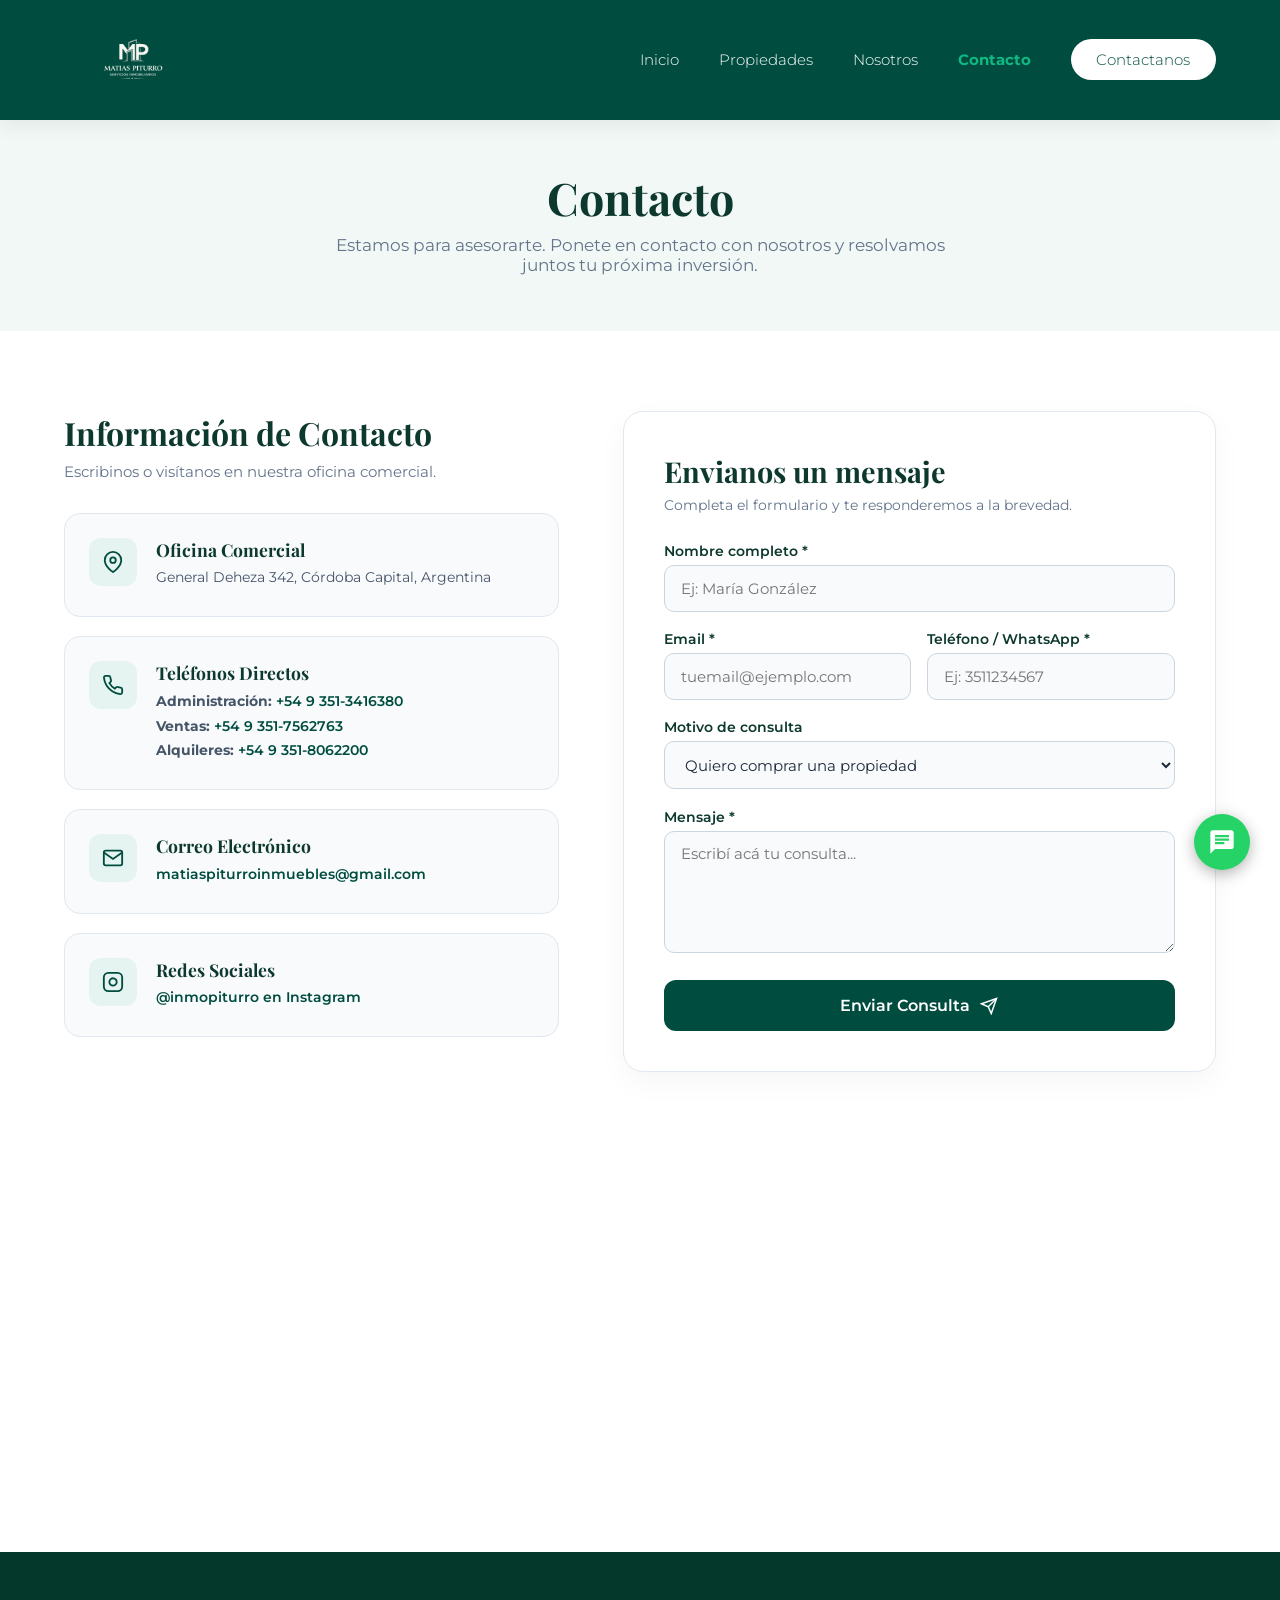
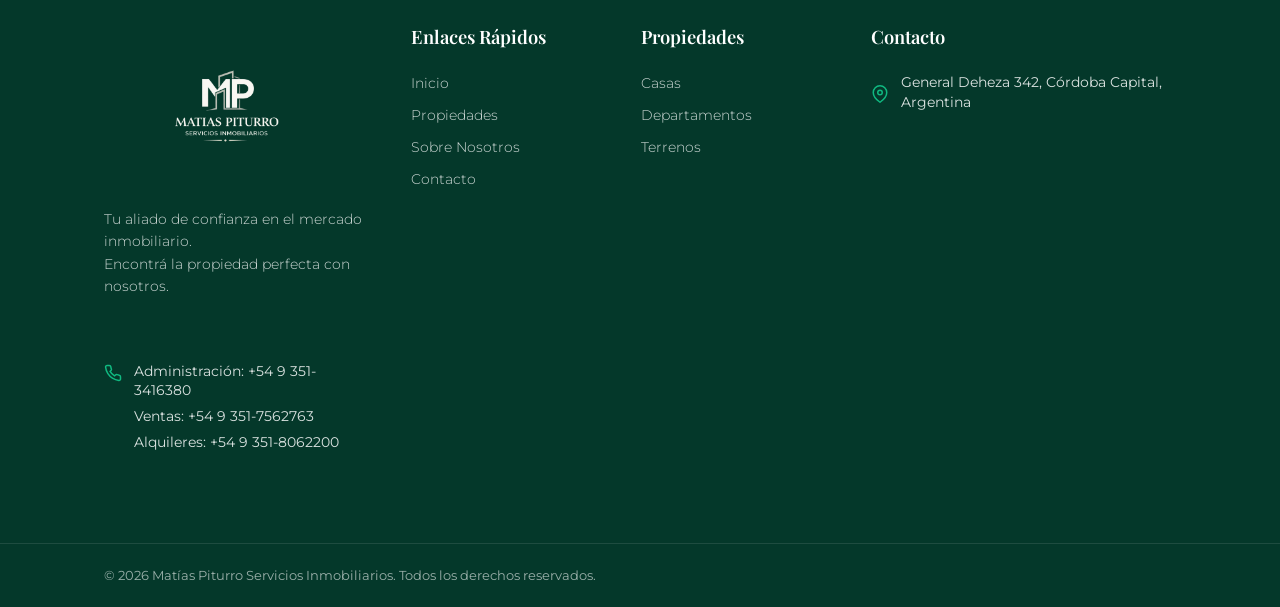
<file: contacto.html>
<!DOCTYPE html>
<html lang="es">
<head>
  <meta charset="UTF-8" />
  <meta name="viewport" content="width=device-width, initial-scale=1.0" />
  <title>Contacto - Matías Piturro Servicios Inmobiliarios</title>

  <!-- Tipografías de Google Fonts -->
  <link rel="preconnect" href="https://fonts.googleapis.com">
  <link rel="preconnect" href="https://fonts.gstatic.com" crossorigin>
  <link href="https://fonts.googleapis.com/css2?family=Montserrat:wght@300;400;500;600;700&family=Playfair+Display:wght@500;600&display=swap" rel="stylesheet">

  <!-- Hoja de estilos -->
  <link rel="stylesheet" href="css/styles.css" />
</head>
<body>

  <!-- NAVBAR ESTÁTICO BLANCO -->
  <nav class="navbar navbar-static-white">
    <a href="index.html" class="logo">
      <img src="./assets/img/LOGO VERDE PITURRO.png" alt="Matías Piturro Logo" class="logo-img" />
    </a>

    <ul class="nav-links">
      <li><a href="index.html">Inicio</a></li>
      <li><a href="propiedades.html">Propiedades</a></li>
      <li><a href="nosotros.html">Nosotros</a></li>
      <li><a href="contacto.html" class="active">Contacto</a></li>
      <li><a href="contacto.html" class="btn-nav">Contactanos</a></li>
    </ul>
    <!-- BOTÓN MENÚ HAMBURGUESA -->
    <button type="button" class="hamburger-btn" id="hamburgerBtn" aria-label="Abrir menú de navegación">
      <span class="bar"></span>
      <span class="bar"></span>
      <span class="bar"></span>
    </button>
  </div>
  </nav>

  <!-- HERO / CABECERA CONTACTO -->
  <section class="contact-hero-section">
    <div class="contact-hero-container">
      <h1>Contacto</h1>
      <p>Estamos para asesorarte. Ponete en contacto con nosotros y resolvamos juntos tu próxima inversión.</p>
    </div>
  </section>

  <!-- SECCIÓN PRINCIPAL: DATOS & FORMULARIO -->
  <section class="contact-main-section">
    <div class="contact-grid-container">
      
      <!-- COLUMNA IZQUIERDA: TARJETAS DE INFORMACIÓN -->
      <div class="contact-info-column">
        <h2>Información de Contacto</h2>
        <p class="contact-subtitle">Escribinos o visítanos en nuestra oficina comercial.</p>

        <!-- Tarjeta Dirección -->
        <div class="info-card">
          <div class="info-icon">
            <svg width="22" height="22" viewBox="0 0 24 24" fill="none" stroke="currentColor" stroke-width="2"><path d="M21 10c0 7-9 13-9 13s-9-6-9-13a9 9 0 0 1 18 0z"></path><circle cx="12" cy="10" r="3"></circle></svg>
          </div>
          <div class="info-text">
            <h3>Oficina Comercial</h3>
            <p>General Deheza 342, Córdoba Capital, Argentina</p>
          </div>
        </div>

        <!-- Tarjeta Teléfonos -->
        <div class="info-card">
          <div class="info-icon">
            <svg width="22" height="22" viewBox="0 0 24 24" fill="none" stroke="currentColor" stroke-width="2"><path d="M22 16.92v3a2 2 0 0 1-2.18 2 19.79 19.79 0 0 1-8.63-3.07 19.5 19.5 0 0 1-6-6 19.79 19.79 0 0 1-3.07-8.67A2 2 0 0 1 4.11 2h3a2 2 0 0 1 2 1.72 12.84 12.84 0 0 0 .7 2.81 2 2 0 0 1-.45 2.11L8.09 9.91a16 16 0 0 0 6 6l1.27-1.27a2 2 0 0 1 2.11-.45 12.84 12.84 0 0 0 2.81.7A2 2 0 0 1 22 16.92z"></path></svg>
          </div>
          <div class="info-text">
            <h3>Teléfonos Directos</h3>
            <p><strong>Administración:</strong> <a href="tel:+5493513416380">+54 9 351-3416380</a></p>
            <p><strong>Ventas:</strong> <a href="tel:+5493517562763">+54 9 351-7562763</a></p>
            <p><strong>Alquileres:</strong> <a href="tel:+5493518062200">+54 9 351-8062200</a></p>
          </div>
        </div>

        <!-- Tarjeta Email -->
        <div class="info-card">
          <div class="info-icon">
            <svg width="22" height="22" viewBox="0 0 24 24" fill="none" stroke="currentColor" stroke-width="2"><path d="M4 4h16c1.1 0 2 .9 2 2v12c0 1.1-.9 2-2 2H4c-1.1 0-2-.9-2-2V6c0-1.1.9-2 2-2z"></path><polyline points="22,6 12,13 2,6"></polyline></svg>
          </div>
          <div class="info-text">
            <h3>Correo Electrónico</h3>
            <p><a href="mailto:matiaspiturroinmuebles@gmail.com">matiaspiturroinmuebles@gmail.com</a></p>
          </div>
        </div>

        <!-- Tarjeta Instagram -->
        <div class="info-card">
          <div class="info-icon">
            <svg width="22" height="22" viewBox="0 0 24 24" fill="none" stroke="currentColor" stroke-width="2"><rect x="2" y="2" width="20" height="20" rx="5" ry="5"></rect><path d="M16 11.37A4 4 0 1 1 12.63 8 4 4 0 0 1 16 11.37z"></path><line x1="17.5" y1="6.5" x2="17.51" y2="6.5"></line></svg>
          </div>
          <div class="info-text">
            <h3>Redes Sociales</h3>
            <p><a href="https://instagram.com/inmopiturro" target="_blank">@inmopiturro en Instagram</a></p>
          </div>
        </div>
      </div>

      <!-- COLUMNA DERECHA: FORMULARIO DE CONSULTA -->
      <div class="contact-form-column">
        <form class="contact-form" id="contactForm">
          <h2>Envianos un mensaje</h2>
          <p>Completa el formulario y te responderemos a la brevedad.</p>

          <div class="form-group">
            <label for="contactName">Nombre completo *</label>
            <input type="text" id="contactName" required placeholder="Ej: María González" />
          </div>

          <div class="form-row">
            <div class="form-group">
              <label for="contactEmail">Email *</label>
              <input type="email" id="contactEmail" required placeholder="tuemail@ejemplo.com" />
            </div>
            <div class="form-group">
              <label for="contactPhone">Teléfono / WhatsApp *</label>
              <input type="tel" id="contactPhone" required placeholder="Ej: 3511234567" />
            </div>
          </div>

          <div class="form-group">
            <label for="contactSubject">Motivo de consulta</label>
            <select id="contactSubject">
              <option value="Comprar">Quiero comprar una propiedad</option>
              <option value="Vender">Quiero vender / tasar mi propiedad</option>
              <option value="Alquilar">Quiero alquilar</option>
              <option value="Consulta General">Consulta general</option>
            </select>
          </div>

          <div class="form-group">
            <label for="contactMessage">Mensaje *</label>
            <textarea id="contactMessage" rows="5" required placeholder="Escribí acá tu consulta..."></textarea>
          </div>

          <button type="submit" class="btn-submit">
            Enviar Consulta
            <svg width="18" height="18" viewBox="0 0 24 24" fill="none" stroke="currentColor" stroke-width="2"><line x1="22" y1="2" x2="11" y2="13"></line><polygon points="22 2 15 22 11 13 2 9 22 2"></polygon></svg>
          </button>
        </form>
      </div>

    </div>
  </section>

  <!-- MAPA DE GOOGLE MAPS -->
  <section class="map-section">
    <iframe 
      src="https://www.google.com/maps/embed?pb=!1m18!1m12!1m3!1d3405.023276182245!2d-64.1705623!3d-31.4134812!2m3!1f0!2f0!3f0!3m2!1i1024!2i768!4f13.1!3m3!1m2!1s0x9432a2a07d1a2cb5%3A0x6b8a8bb88bb88bb8!2sGral.%20Deheza%20342%2C%20X5000%20C%C3%B3rdoba!5e0!3m2!1ses!2sar!4v1700000000000!5m2!1ses!2sar" 
      width="100%" 
      height="400" 
      style="border:0;" 
      allowfullscreen="" 
      loading="lazy" 
      referrerpolicy="no-referrer-when-downgrade">
    </iframe>
  </section>

  <!-- FOOTER -->
  <footer class="main-footer">
    <div class="footer-container">
      <div class="footer-col col-brand">
        <a href="index.html" class="footer-logo">
          <img src="./assets/img/LOGO VERDE PITURRO.png " alt="Matías Piturro Logo" class="footer-logo-img" />
        </a>
        <p class="footer-description">
          Tu aliado de confianza en el mercado inmobiliario.<br>
          Encontrá la propiedad perfecta con nosotros.
        </p>
      </div>

      <div class="footer-col">
        <h3>Enlaces Rápidos</h3>
        <ul class="footer-links">
          <li><a href="index.html">Inicio</a></li>
          <li><a href="propiedades.html">Propiedades</a></li>
          <li><a href="nosotros.html">Sobre Nosotros</a></li>
          <li><a href="contacto.html">Contacto</a></li>
        </ul>
      </div>

      <div class="footer-col">
        <h3>Propiedades</h3>
        <ul class="footer-links">
          <li><a href="propiedades.html?tipo=casa">Casas</a></li>
          <li><a href="propiedades.html?tipo=departamento">Departamentos</a></li>
          <li><a href="propiedades.html?tipo=terreno">Terrenos</a></li>
        </ul>
      </div>

      <div class="footer-col col-contact">
        <h3>Contacto</h3>
        <div class="contact-item">
          <svg class="contact-icon" width="18" height="18" viewBox="0 0 24 24" fill="none" stroke="currentColor" stroke-width="2"><path d="M21 10c0 7-9 13-9 13s-9-6-9-13a9 9 0 0 1 18 0z"></path><circle cx="12" cy="10" r="3"></circle></svg>
          <span>General Deheza 342, Córdoba Capital, Argentina</span>
        </div>
      </div>

       <div class="contact-item align-top">
          <svg class="contact-icon" width="18" height="18" viewBox="0 0 24 24" fill="none" stroke="currentColor" stroke-width="2"><path d="M22 16.92v3a2 2 0 0 1-2.18 2 19.79 19.79 0 0 1-8.63-3.07 19.5 19.5 0 0 1-6-6 19.79 19.79 0 0 1-3.07-8.67A2 2 0 0 1 4.11 2h3a2 2 0 0 1 2 1.72 12.84 12.84 0 0 0 .7 2.81 2 2 0 0 1-.45 2.11L8.09 9.91a16 16 0 0 0 6 6l1.27-1.27a2 2 0 0 1 2.11-.45 12.84 12.84 0 0 0 2.81.7A2 2 0 0 1 22 16.92z"></path></svg>
          <div class="phones-list">
            <p>Administración: <a href="tel:+5493513416380">+54 9 351-3416380</a></p>
            <p>Ventas: <a href="tel:+5493517562763">+54 9 351-7562763</a></p>
            <p>Alquileres: <a href="tel:+5493518062200">+54 9 351-8062200</a></p>
          </div>
        </div>
    </div>

    <div class="footer-bottom">
      <div class="bottom-container">
        <p>© 2026 Matías Piturro Servicios Inmobiliarios. Todos los derechos reservados.</p>
      </div>
    </div>
  </footer>

  <!-- BOTÓN FLOTANTE WHATSAPP -->
  <div class="floating-chat" id="chatBtn">
    <svg width="28" height="28" viewBox="0 0 24 24" fill="white">
      <path d="M20 2H4c-1.1 0-1.99.9-1.99 2L2 22l4-4h14c1.1 0 2-.9 2-2V4c0-1.1-.9-2-2-2zM6 9h12v2H6V9zm8 5H6v-2h8v2zm4-6H6V6h12v2z"/>
    </svg>
  </div>

  <script src="js/main.js"></script>
</body>
</html>
</file>
<file: css/styles.css>
/* ==========================================
   RESET & VARIABLES
   ========================================== */
* {
  margin: 0;
  padding: 0;
  box-sizing: border-box;
}

:root {
  --primary-green: #10b981;
  --primary-green-hover: #059669;
  --overlay-color: rgba(10, 45, 42, 0.72);
  --text-white: #ffffff;
  --font-serif: 'Playfair Display', serif;
  --font-sans: 'Montserrat', sans-serif;
}

body {
  font-family: var(--font-sans);
  color: var(--text-white);
  overflow-x: hidden;
}

/* ==========================================
   HERO SECTION & BACKGROUND
   ========================================== */
.hero {
  position: relative;
  width: 100%;
  min-height: 100vh;
  background: url('https://images.unsplash.com/photo-1600596542815-ffad4c1539a9?q=80&w=2075&auto=format&fit=crop') center/cover no-repeat;
  display: flex;
  flex-direction: column;
  justify-content: center;
  align-items: center;
}

.hero-overlay {
  position: absolute;
  top: 0;
  left: 0;
  width: 100%;
  height: 100%;
  background: var(--overlay-color);
  z-index: 1;
}

.hero-content {
  position: relative;
  z-index: 2;
  width: 100%;
  height: 100vh;
  display: flex;
  flex-direction: column;
  justify-content: center;
  align-items: center;
}

/* ==========================================
   NAVBAR & LOGO (FIXED SCROLL)
   ========================================== */
.navbar {
  position: fixed;
  top: 0;
  left: 0;
  width: 100%;
  z-index: 1000;
  display: flex;
  justify-content: space-between;
  align-items: center;
  padding: 1.2rem 5%;
  transition: background-color 0.3s ease, padding 0.3s ease, box-shadow 0.3s ease;
}

/* ==========================================
   NAVBAR & LOGOS (CONTROL DE MOSTRAR / OCULTAR)
   ========================================== */
.logo-img {
  height: 160px;
  width: auto;
  object-fit: contain;
  transition: height 0.3s ease;
}

/* Por defecto (arriba en el Hero) */
.logo-white {
  display: block;
}

.logo-green {
  display: none; /* Oculto inicialmente */
}

.nav-links {
  display: flex;
  align-items: center;
  gap: 2.5rem;
  list-style: none;
}

.nav-links a {
  color: var(--text-white);
  text-decoration: none;
  font-size: 0.95rem;
  font-weight: 500;
  transition: color 0.3s ease, opacity 0.3s ease;
}

.nav-links a:hover {
  opacity: 0.8;
}

.btn-nav {
  background-color: var(--primary-green);
  color: var(--text-white);
  padding: 0.7rem 1.6rem;
  border-radius: 50px;
  font-weight: 500;
  transition: background-color 0.3s ease;
}

.btn-nav:hover {
  background-color: var(--primary-green-hover);
}

/* ==========================================
   ESTADO AL HACER SCROLL (HEADER BLANCO)
   ========================================== */
.navbar.navbar-scrolled {
  background-color: #ffffff;
  padding: 0.8rem 5%;
  box-shadow: 0 4px 20px rgba(0, 0, 0, 0.08);
}

/* Intercambio de logos al bajar */
.navbar.navbar-scrolled .logo-white {
  display: none; /* Oculta el logo blanco */
}

.navbar.navbar-scrolled .logo-green {
  display: block; /* Muestra el logo verde original */
  height: 100px;   /* Tamaño compacto opcional al bajar */
  filter: none;   /* Sin filtros para mantener sus colores puros */
}

/* Textos y botones en verde #004D40 */
.navbar.navbar-scrolled .nav-links a {
  color: #004D40;
}

.navbar.navbar-scrolled .nav-links a:hover {
  color: var(--primary-green);
}

.navbar.navbar-scrolled .btn-nav {
  background-color: #004D40;
  color: #ffffff !important;
}

.navbar.navbar-scrolled .btn-nav:hover {
  background-color: var(--primary-green-hover);
}

/* ==========================================
   HERO MAIN TEXT & BUTTONS
   ========================================== */
.hero-center {
  text-align: center;
  max-width: 900px;
  margin: 0 auto;
  padding: 0 20px;
}

.hero-title {
  font-family: var(--font-serif);
  font-size: 3.8rem;
  font-weight: 500;
  line-height: 1.2;
  margin-bottom: 1.2rem;
  letter-spacing: 0.5px;
}

.hero-subtitle {
  font-size: 1.1rem;
  font-weight: 300;
  margin-bottom: 2.5rem;
  opacity: 0.95;
}

.cta-container {
  display: flex;
  justify-content: center;
  align-items: center;
  gap: 1.2rem;
}

.btn-primary {
  background-color: var(--primary-green);
  color: var(--text-white);
  border: none;
  padding: 0.9rem 2rem;
  border-radius: 12px;
  font-size: 1rem;
  font-weight: 500;
  cursor: pointer;
  display: inline-flex;
  align-items: center;
  gap: 8px;
  text-decoration: none;
  transition: background-color 0.3s ease, transform 0.2s ease;
}

.btn-primary:hover {
  background-color: var(--primary-green-hover);
  transform: translateY(-2px);
}

.btn-secondary {
  background: rgba(255, 255, 255, 0.08);
  border: 1px solid rgba(255, 255, 255, 0.3);
  color: var(--text-white);
  padding: 0.9rem 2rem;
  border-radius: 12px;
  font-size: 1rem;
  font-weight: 400;
  cursor: pointer;
  display: inline-flex;
  align-items: center;
  gap: 10px;
  text-decoration: none;
  backdrop-filter: blur(4px);
  transition: background-color 0.3s ease, border-color 0.3s ease;
}

.btn-secondary:hover {
  background: rgba(255, 255, 255, 0.18);
  border-color: rgba(255, 255, 255, 0.6);
}

/* ==========================================
   SCROLL INDICATOR
   ========================================== */
.scroll-indicator {
  position: absolute;
  bottom: 2rem;
  left: 50%;
  transform: translateX(-50%);
  display: flex;
  justify-content: center;
}

.mouse-icon {
  width: 26px;
  height: 42px;
  border: 2px solid rgba(255, 255, 255, 0.7);
  border-radius: 20px;
  display: flex;
  justify-content: center;
  padding-top: 8px;
  cursor: pointer;
}

.wheel {
  width: 4px;
  height: 8px;
  background-color: white;
  border-radius: 2px;
  animation: scroll 1.8s infinite;
}

@keyframes scroll {
  0% { opacity: 1; transform: translateY(0); }
  100% { opacity: 0; transform: translateY(12px); }
}

/* ==========================================
   FLOATING CHAT BUTTON (WhatsApp)
   ========================================== */
.floating-chat {
  position: fixed;
  bottom: 30px;
  right: 30px;
  width: 56px;
  height: 56px;
  background-color: #25d366;
  border-radius: 50%;
  display: flex;
  justify-content: center;
  align-items: center;
  box-shadow: 0 4px 15px rgba(0, 0, 0, 0.3);
  cursor: pointer;
  z-index: 999;
  transition: transform 0.3s ease;
}

.floating-chat:hover {
  transform: scale(1.1);
}

/* ==========================================
   CATEGORIES SECTION
   ========================================== */
.categories-section {
  background-color: #f1f8f5; /* Fondo verde muy claro tenue */
  padding: 5rem 5%;
  color: #0d2822;
}

.categories-header {
  text-align: center;
  margin-bottom: 3.5rem;
}

.categories-header h2 {
  font-family: var(--font-serif);
  font-size: 2.5rem;
  color: #0c382e;
  margin-bottom: 0.8rem;
  font-weight: 600;
}

.categories-header p {
  color: #527067;
  font-size: 1rem;
  font-weight: 400;
}

/* Grid layout */
.categories-grid {
  display: grid;
  grid-template-columns: repeat(3, 1fr);
  gap: 2rem;
  max-width: 1200px;
  margin: 0 auto;
}

/* Card Individual */
.category-card {
  position: relative;
  height: 380px;
  border-radius: 20px;
  overflow: hidden;
  background-size: cover;
  background-position: center;
  display: flex;
  flex-direction: column;
  justify-content: flex-end;
  box-shadow: 0 10px 25px rgba(0, 0, 0, 0.08);
  transition: transform 0.3s ease, box-shadow 0.3s ease;
}

.category-card:hover {
  transform: translateY(-6px);
  box-shadow: 0 15px 30px rgba(0, 0, 0, 0.15);
}

/* Overlay degradado verdoso en la tarjeta */
.card-overlay {
  position: absolute;
  top: 0;
  left: 0;
  width: 100%;
  height: 100%;
  background: linear-gradient(
    to top,
    rgba(10, 48, 40, 0.95) 0%,
    rgba(10, 48, 40, 0.4) 50%,
    rgba(0, 0, 0, 0.1) 100%
  );
  z-index: 1;
}

/* Contenido interno de la tarjeta */
.card-content {
  position: relative;
  z-index: 2;
  padding: 2rem;
  color: var(--text-white);
}

/* Icono dentro del botón verde redondeado */
.icon-wrapper {
  width: 44px;
  height: 44px;
  background-color: var(--primary-green);
  border-radius: 12px;
  display: flex;
  justify-content: center;
  align-items: center;
  margin-bottom: 1rem;
  color: var(--text-white);
}

.card-content h3 {
  font-family: var(--font-serif);
  font-size: 1.6rem;
  font-weight: 500;
  margin-bottom: 0.5rem;
}

.card-content p {
  font-size: 0.88rem;
  font-weight: 300;
  opacity: 0.9;
  margin-bottom: 1.2rem;
  line-height: 1.4;
}

.card-link {
  color: var(--text-white);
  text-decoration: none;
  font-size: 0.9rem;
  font-weight: 500;
  display: inline-flex;
  align-items: center;
  gap: 6px;
  transition: gap 0.2s ease;
}

.category-card:hover .card-link {
  gap: 10px;
}

/* Responsivo para móviles y tablets */
@media (max-width: 992px) {
  .categories-grid {
    grid-template-columns: repeat(1, 1fr);
  }

  .category-card {
    height: 320px;
  }
}

/* ==========================================
   FEATURED PROPERTIES SECTION
   ========================================== */
.featured-properties-section {
  padding: 5rem 5%;
  background-color: #ffffff;
}

.featured-header {
  display: flex;
  justify-content: space-between;
  align-items: flex-end;
  max-width: 1200px;
  margin: 0 auto 3rem auto;
}

.header-text h2 {
  font-family: var(--font-serif);
  font-size: 2.3rem;
  color: #0c382e;
  font-weight: 600;
  margin-bottom: 0.5rem;
}

.header-text p {
  color: #64748b;
  font-size: 0.95rem;
}

.see-all-link {
  color: var(--primary-green);
  text-decoration: none;
  font-weight: 600;
  font-size: 0.95rem;
  display: flex;
  align-items: center;
  gap: 6px;
  transition: opacity 0.2s ease;
}

.see-all-link:hover {
  opacity: 0.8;
}

/* Grid Layout */
.properties-grid {
  display: grid;
  grid-template-columns: repeat(3, 1fr);
  gap: 2rem;
  max-width: 1200px;
  margin: 0 auto;
}

/* Property Card */
.property-card {
  border-radius: 16px;
  overflow: hidden;
  background-color: #ffffff;
  border: 1px solid #e2e8f0;
  box-shadow: 0 4px 15px rgba(0, 0, 0, 0.03);
  transition: transform 0.3s ease, box-shadow 0.3s ease;
  display: flex;
  flex-direction: column;
}

.property-card:hover {
  transform: translateY(-4px);
  box-shadow: 0 12px 25px rgba(0, 0, 0, 0.08);
}

/* Image & Badges Wrapper */
.card-image-wrapper {
  position: relative;
  width: 100%;
  height: 220px;
  overflow: hidden;
}

.property-img {
  width: 100%;
  height: 100%;
  object-fit: cover;
}

.badges-top-left {
  position: absolute;
  top: 12px;
  left: 12px;
  display: flex;
  flex-direction: column;
  gap: 6px;
}

.badge {
  padding: 4px 12px;
  border-radius: 20px;
  font-size: 0.75rem;
  font-weight: 600;
  color: #ffffff;
  display: inline-block;
}

.badge-type {
  background-color: #064e3b; /* Verde oscuro */
}

.badge-sale {
  background-color: #3b82f6; /* Azul brillante */
}

.badge-featured {
  position: absolute;
  top: 12px;
  right: 12px;
  background-color: var(--primary-green);
}

/* Card Body */
.card-body {
  padding: 1.5rem;
  display: flex;
  flex-direction: column;
  flex-grow: 1;
}

.location {
  display: flex;
  align-items: center;
  gap: 6px;
  color: #64748b;
  font-size: 0.8rem;
  margin-bottom: 0.6rem;
}

.property-title {
  font-family: var(--font-serif);
  font-size: 1.25rem;
  color: #0c382e;
  font-weight: 600;
  margin-bottom: 0.8rem;
  line-height: 1.3;
}

.price {
  font-family: var(--font-sans);
  font-size: 1.4rem;
  font-weight: 700;
  color: var(--primary-green);
  margin-bottom: 1.2rem;
}

/* Features Icons Row */
.features-row {
  display: flex;
  align-items: center;
  gap: 1.2rem;
  padding-bottom: 1.2rem;
  border-bottom: 1px solid #f1f5f9;
  margin-bottom: 1.2rem;
}

.feature-item {
  display: flex;
  align-items: center;
  gap: 6px;
  color: #64748b;
  font-size: 0.85rem;
}

/* Actions Buttons */
.card-actions {
  display: flex;
  align-items: center;
  gap: 0.8rem;
  margin-top: auto;
}

.btn-more {
  flex: 1;
  background-color: #064e3b; /* Verde oscuro */
  color: #ffffff;
  text-decoration: none;
  padding: 0.7rem 1rem;
  border-radius: 20px;
  font-size: 0.9rem;
  font-weight: 500;
  display: flex;
  align-items: center;
  justify-content: center;
  gap: 8px;
  transition: background-color 0.2s ease;
}

.btn-more:hover {
  background-color: #04382a;
}

.btn-whatsapp-icon {
  width: 40px;
  height: 40px;
  background-color: #25d366;
  border-radius: 50%;
  display: flex;
  align-items: center;
  justify-content: center;
  text-decoration: none;
  transition: transform 0.2s ease, background-color 0.2s ease;
}

.btn-whatsapp-icon:hover {
  transform: scale(1.05);
}

/* Responsivo */
@media (max-width: 992px) {
  .properties-grid {
    grid-template-columns: repeat(2, 1fr);
  }
}

@media (max-width: 640px) {
  .properties-grid {
    grid-template-columns: 1fr;
  }
  .featured-header {
    flex-direction: column;
    align-items: flex-start;
    gap: 1rem;
  }
}

/* ==========================================
   SELLER BANNER
   ========================================== */
.seller-banner {
  background-color: #064e3b; /* Verde oscuro primario */
  position: relative;
  overflow: hidden;
  padding: 3.5rem 5%;
  color: #ffffff;
}

/* Efectos de círculos decorativos sutiles en las esquinas */
.seller-banner::before,
.seller-banner::after {
  content: '';
  position: absolute;
  border-radius: 50%;
  background: rgba(255, 255, 255, 0.04);
  pointer-events: none;
}

.seller-banner::before {
  width: 250px;
  height: 250px;
  top: -100px;
  left: -80px;
}

.seller-banner::after {
  width: 300px;
  height: 300px;
  bottom: -150px;
  right: -80px;
}

.seller-container {
  max-width: 1200px;
  margin: 0 auto;
  display: flex;
  justify-content: space-between;
  align-items: center;
  position: relative;
  z-index: 2;
}

.seller-text h2 {
  font-family: var(--font-serif);
  font-size: 2.2rem;
  font-weight: 600;
  margin-bottom: 0.6rem;
}

.seller-text p {
  font-size: 0.95rem;
  font-weight: 300;
  opacity: 0.9;
  max-width: 650px;
  line-height: 1.4;
}

.btn-seller-whatsapp {
  background-color: #ffffff;
  color: #064e3b;
  font-family: var(--font-sans);
  font-weight: 700;
  font-size: 0.95rem;
  padding: 0.85rem 1.8rem;
  border-radius: 12px;
  text-decoration: none;
  display: inline-flex;
  align-items: center;
  gap: 10px;
  white-space: nowrap;
  transition: transform 0.2s ease, box-shadow 0.2s ease;
}

.btn-seller-whatsapp:hover {
  transform: translateY(-2px);
  box-shadow: 0 8px 20px rgba(0, 0, 0, 0.15);
}

/* ==========================================
   INSTAGRAM SECTION
   ========================================== */
.instagram-section {
  background-color: #f1f8f5; /* Fondo claro tenue */
  padding: 4.5rem 5%;
  text-align: center;
}

.instagram-header {
  display: flex;
  flex-direction: column;
  align-items: center;
  margin-bottom: 2.5rem;
}

.instagram-title-row {
  display: flex;
  align-items: center;
  gap: 10px;
  margin-bottom: 0.4rem;
}

.instagram-title-row h2 {
  font-family: var(--font-serif);
  font-size: 2.3rem;
  color: #0c382e;
  font-weight: 600;
}

.instagram-handle {
  color: #64748b;
  font-size: 1rem;
  font-weight: 400;
  margin-bottom: 1.2rem;
}

.btn-instagram {
  background-color: #064e3b;
  color: #ffffff;
  font-family: var(--font-sans);
  font-weight: 600;
  font-size: 0.88rem;
  padding: 0.6rem 1.5rem;
  border-radius: 20px;
  text-decoration: none;
  display: inline-flex;
  align-items: center;
  gap: 8px;
  transition: background-color 0.2s ease;
}

.btn-instagram:hover {
  background-color: #04382a;
}

/* Grid de publicaciones */
.instagram-grid {
  display: grid;
  grid-template-columns: repeat(6, 1fr);
  gap: 1.2rem;
  max-width: 1200px;
  margin: 0 auto;
}

.insta-item {
  position: relative;
  aspect-ratio: 1 / 1;
  border-radius: 16px;
  overflow: hidden;
  box-shadow: 0 4px 12px rgba(0, 0, 0, 0.05);
  display: block;
}

.insta-item img {
  width: 100%;
  height: 100%;
  object-fit: cover;
  transition: transform 0.3s ease;
}

.insta-item:hover img {
  transform: scale(1.06);
}

/* Overlay para videos/reels */
.play-overlay {
  position: absolute;
  top: 0;
  left: 0;
  width: 100%;
  height: 100%;
  background: rgba(0, 0, 0, 0.25);
  display: flex;
  justify-content: center;
  align-items: center;
}

/* ==========================================
   RESPONSIVE DESIGN
   ========================================== */
@media (max-width: 992px) {
  .seller-container {
    flex-direction: column;
    text-align: center;
    gap: 1.8rem;
  }
  .instagram-grid {
    grid-template-columns: repeat(3, 1fr);
  }
}

@media (max-width: 576px) {
  .seller-text h2 {
    font-size: 1.8rem;
  }
  .instagram-grid {
    grid-template-columns: repeat(2, 1fr);
  }
}

/* ==========================================
   MAIN FOOTER
   ========================================== */
.main-footer {
  background-color: #04382a; /* Verde muy oscuro elegante */
  color: #e2e8f0;
  padding-top: 4.5rem;
  font-family: var(--font-sans);
}

.footer-container {
  max-width: 1200px;
  margin: 0 auto;
  padding: 0 5% 4rem 5%;
  display: grid;
  grid-template-columns: 1.4fr 1fr 1fr 1.6fr;
  gap: 2.5rem;
}

/* Columna Marca & Logo */
.footer-logo-img {
  height: 160px;
  width: auto;
  object-fit: contain;
  margin-bottom: 1.2rem;
}

.footer-description {
  font-size: 0.88rem;
  line-height: 1.6;
  color: rgba(255, 255, 255, 0.8);
  margin-bottom: 1.5rem;
  font-weight: 300;
}

.social-circle-icon {
  width: 38px;
  height: 38px;
  background: rgba(255, 255, 255, 0.1);
  border-radius: 50%;
  display: flex;
  align-items: center;
  justify-content: center;
  color: #ffffff;
  text-decoration: none;
  transition: background-color 0.2s ease, transform 0.2s ease;
}

.social-circle-icon:hover {
  background: var(--primary-green);
  transform: translateY(-2px);
}

/* Títulos de las Columnas */
.footer-col h3 {
  font-family: var(--font-serif);
  font-size: 1.15rem;
  color: #ffffff;
  font-weight: 600;
  margin-bottom: 1.5rem;
}

/* Enlaces */
.footer-links {
  list-style: none;
  display: flex;
  flex-direction: column;
  gap: 0.8rem;
}

.footer-links a {
  color: rgba(255, 255, 255, 0.8);
  text-decoration: none;
  font-size: 0.9rem;
  font-weight: 300;
  transition: color 0.2s ease, padding-left 0.2s ease;
}

.footer-links a:hover {
  color: var(--primary-green);
  padding-left: 4px;
}

/* Columna de Contacto */
.contact-item {
  display: flex;
  align-items: center;
  gap: 12px;
  margin-bottom: 1.2rem;
  font-size: 0.88rem;
  color: rgba(255, 255, 255, 0.85);
  line-height: 1.4;
}

.contact-item.align-top {
  align-items: flex-start;
}

.contact-icon {
  color: var(--primary-green);
  flex-shrink: 0;
  margin-top: 2px;
}

.phones-list p {
  margin-bottom: 0.4rem;
  font-size: 0.88rem;
  color: rgba(255, 255, 255, 0.85);
}

.phones-list a, .email-link {
  color: rgba(255, 255, 255, 0.85);
  text-decoration: none;
  transition: color 0.2s ease;
}

.phones-list a:hover, .email-link:hover {
  color: var(--primary-green);
}

/* Footer Bottom / Copyright */
.footer-bottom {
  border-top: 1px solid rgba(255, 255, 255, 0.1);
  padding: 1.5rem 0;
}

.bottom-container {
  max-width: 1200px;
  margin: 0 auto;
  padding: 0 5%;
  display: flex;
  justify-content: space-between;
  align-items: center;
  font-size: 0.8rem;
  color: rgba(255, 255, 255, 0.6);
}

.legal-links {
  display: flex;
  gap: 1.5rem;
}

.legal-links a {
  color: rgba(255, 255, 255, 0.6);
  text-decoration: none;
  transition: color 0.2s ease;
}

.legal-links a:hover {
  color: #ffffff;
}

/* Responsivo */
@media (max-width: 992px) {
  .footer-container {
    grid-template-columns: repeat(2, 1fr);
  }
}

@media (max-width: 576px) {
  .footer-container {
    grid-template-columns: 1fr;
    gap: 2rem;
  }
  
  .bottom-container {
    flex-direction: column;
    gap: 1rem;
    text-align: center;
  }
}

/* ==========================================
   RESPONSIVE DESIGN
   ========================================== */
@media (max-width: 768px) {
  .nav-links {
    display: none;
  }
  .hero-title {
    font-size: 2.3rem;
  }
  .hero-subtitle {
    font-size: 0.95rem;
  }
  .cta-container {
    flex-direction: column;
    width: 100%;
  }
  .btn-primary, .btn-secondary {
    width: 100%;
    justify-content: center;
  }
}


/* ==========================================
   NAVBAR BLANCO ESTÁTICO (Para la página Propiedades)
   ========================================== */
.navbar.navbar-static-white {
  position: fixed;
  top: 0;
  left: 0;
  width: 100%;
  z-index: 1000;
  background-color: #004D40;
  padding: 0.8rem 5%;
  box-shadow: 0 4px 20px rgba(0, 0, 0, 0.08);
}

.navbar.navbar-static-white .logo-img {
  height: 90px;
}

.navbar.navbar-static-white .nav-links a {
  color: #ffff;
  font-weight: 300;
}

.navbar.navbar-static-white .nav-links a:hover,
.navbar.navbar-static-white .nav-links a.active {
  color: var(--primary-green);
  font-weight: 700;
  font: bold;
}

.navbar.navbar-static-white .btn-nav {
  background-color: #ffffff;
  color: #004D40 !important;
}

.navbar.navbar-static-white .btn-nav:hover {
  background-color: var(--primary-green-hover);
}

/* ==========================================
   PROPERTIES PAGE SPECIFIC STYLES
   ========================================== */
.properties-hero-section {
  background-color: #f1f8f5;
  padding: 8rem 5% 4rem 5%; /* Espacio superior para compensar el navbar fijo */
  margin-top: 50px;
}

.properties-header-container {
  max-width: 1200px;
  margin: 0 auto;
  text-align: center; /* Centra el título y el subtítulo */
}

.properties-header-container h1 {
  font-family: var(--font-serif);
  font-size: 2.8rem;
  color: #0c382e;
  margin-bottom: 0.5rem;
}

.properties-header-container p {
  color: #64748b;
  font-size: 1rem;
  margin-bottom: 2.5rem;
}
/* BARRA DE FILTROS */
.filter-bar {
  background-color: #ffffff;
  padding: 1.5rem 2rem;
  border-radius: 16px;
  box-shadow: 0 10px 30px rgba(0, 0, 0, 0.05);
  display: grid;
  grid-template-columns: repeat(3, 1fr) auto;
  gap: 1.5rem;
  align-items: end;
}

.filter-group {
  display: flex;
  flex-direction: column;
  gap: 6px;
}

.filter-group label {
  font-size: 0.82rem;
  font-weight: 600;
  color: #0c382e;
  text-transform: uppercase;
  letter-spacing: 0.5px;
}

.filter-select {
  padding: 0.8rem 1rem;
  border: 1px solid #cbd5e1;
  border-radius: 10px;
  font-family: var(--font-sans);
  font-size: 0.95rem;
  color: #1e293b;
  outline: none;
  background-color: #f8fafc;
  transition: border-color 0.2s ease;
}

.filter-select:focus {
  border-color: #004D40;
}

.btn-search-filter {
  background-color: #004D40;
  color: #ffffff;
  border: none;
  padding: 0.85rem 2rem;
  border-radius: 10px;
  font-family: var(--font-sans);
  font-weight: 600;
  font-size: 0.95rem;
  cursor: pointer;
  display: flex;
  align-items: center;
  gap: 8px;
  transition: background-color 0.2s ease;
  height: 48px;
}

.btn-search-filter:hover {
  background-color: #059669;
}

.badge-rent {
  background-color: #8b5cf6; /* Color Púrpura para alquileres */
}

/* SECCIÓN DEL CATÁLOGO */
.properties-catalog-section {
  padding: 4rem 5%;
  background-color: #ffffff;
}

.catalog-container {
  max-width: 1200px;
  margin: 0 auto;
}

.results-info {
  margin-bottom: 2rem;
  font-size: 0.95rem;
  color: #64748b;
}

/* FILTROS RESPONSIVE */
@media (max-width: 992px) {
  .filter-bar {
    grid-template-columns: repeat(2, 1fr);
  }
}

@media (max-width: 640px) {
  .filter-bar {
    grid-template-columns: 1fr;
  }
}

/* ==========================================
   ABOUT PAGE SPECIFIC STYLES
   ========================================== */
.about-hero-section {
  background-color: #f1f8f5;
  padding: 8rem 5% 3.5rem 5%;
  text-align: center;
  margin-top: 40px;
}

.about-hero-container h1 {
  font-family: var(--font-serif);
  font-size: 2.8rem;
  color: #0c382e;
  margin-bottom: 0.5rem;
}

.about-hero-container p {
  color: #64748b;
  font-size: 1.05rem;
  max-width: 650px;
  margin: 0 auto;

}

/* HISTORIA / PRESENTACIÓN */
.about-story-section {
  padding: 5rem 5%;
  background-color: #ffffff;
}

.story-container {
  max-width: 1200px;
  margin: 0 auto;
  display: grid;
  grid-template-columns: 1fr 1.1fr;
  gap: 4rem;
  align-items: center;
}

.story-image-wrapper {
  position: relative;
  border-radius: 20px;
  overflow: hidden;
  box-shadow: 0 12px 30px rgba(0, 0, 0, 0.08);
}

.story-img {
  width: 100%;
  height: 100%;
  max-height: 480px;
  object-fit: cover;
  display: block;
}

.experience-badge {
  position: absolute;
  bottom: 25px;
  right: 25px;
  background-color: #004D40;
  color: #ffffff;
  padding: 1.2rem 1.8rem;
  border-radius: 16px;
  display: flex;
  flex-direction: column;
  align-items: center;
  box-shadow: 0 8px 20px rgba(0, 0, 0, 0.15);
}

.exp-number {
  font-size: 2rem;
  font-weight: 700;
  line-height: 1;
}

.exp-text {
  font-size: 0.8rem;
  opacity: 0.9;
  margin-top: 4px;
  text-transform: uppercase;
  letter-spacing: 0.5px;
}

.story-content h2 {
  font-family: var(--font-serif);
  font-size: 2.2rem;
  color: #0c382e;
  margin-bottom: 1.2rem;
  line-height: 1.3;
}

.lead-text {
  font-size: 1.1rem;
  font-weight: 500;
  color: #334155;
  margin-bottom: 1rem;
  line-height: 1.6;
}

.story-content p {
  color: #64748b;
  line-height: 1.7;
  margin-bottom: 2rem;
  font-size: 0.95rem;
}

.stats-row {
  display: flex;
  gap: 3rem;
  border-top: 1px solid #e2e8f0;
  padding-top: 1.8rem;
}

.stat-item h3 {
  font-size: 2rem;
  color: var(--primary-green);
  font-weight: 700;
  margin-bottom: 0.2rem;
}

.stat-item p {
  margin-bottom: 0;
  font-size: 0.85rem;
  color: #64748b;
  font-weight: 500;
}

/* VALORES */
.values-section {
  background-color: #f8fafc;
  padding: 5rem 5%;
}

.values-container {
  max-width: 1200px;
  margin: 0 auto;
}

.section-title-center {
  text-align: center;
  margin-bottom: 3.5rem;
}

.section-title-center h2 {
  font-family: var(--font-serif);
  font-size: 2.3rem;
  color: #0c382e;
  margin-bottom: 0.5rem;
}

.section-title-center p {
  color: #64748b;
  font-size: 0.95rem;
}

.values-grid {
  display: grid;
  grid-template-columns: repeat(3, 1fr);
  gap: 2rem;
}

.value-card {
  background-color: #ffffff;
  padding: 2.5rem 2rem;
  border-radius: 16px;
  border: 1px solid #e2e8f0;
  box-shadow: 0 4px 15px rgba(0, 0, 0, 0.03);
  transition: transform 0.3s ease, box-shadow 0.3s ease;
}

.value-card:hover {
  transform: translateY(-5px);
  box-shadow: 0 12px 25px rgba(0, 0, 0, 0.08);
}

.value-icon {
  width: 50px;
  height: 50px;
  background-color: #e6f4f1;
  color: #004D40;
  border-radius: 12px;
  display: flex;
  align-items: center;
  justify-content: center;
  margin-bottom: 1.5rem;
}

.value-card h3 {
  font-family: var(--font-serif);
  font-size: 1.3rem;
  color: #0c382e;
  margin-bottom: 0.8rem;
}

.value-card p {
  color: #64748b;
  font-size: 0.9rem;
  line-height: 1.6;
}

/* RESPONSIVE NOSOTROS */
@media (max-width: 992px) {
  .story-container {
    grid-template-columns: 1fr;
    gap: 2.5rem;
  }

  .values-grid {
    grid-template-columns: repeat(1, 1fr);
  }
}


/* ==========================================
   CONTACT PAGE SPECIFIC STYLES
   ========================================== */
.contact-hero-section {
  background-color: #f1f8f5;
  padding: 8rem 5% 3.5rem 5%;
  text-align: center;
  margin-top: 40px;
}

.contact-hero-container h1 {
  font-family: var(--font-serif);
  font-size: 2.8rem;
  color: #0c382e;
  margin-bottom: 0.5rem;
}

.contact-hero-container p {
  color: #64748b;
  font-size: 1.05rem;
  max-width: 650px;
  margin: 0 auto;
}

.contact-main-section {
  padding: 5rem 5%;
  background-color: #ffffff;
}

.contact-grid-container {
  max-width: 1200px;
  margin: 0 auto;
  display: grid;
  grid-template-columns: 1fr 1.2fr;
  gap: 4rem;
}

/* COLUMNA IZQUIERDA: INFORMACIÓN */
.contact-info-column h2 {
  font-family: var(--font-serif);
  font-size: 2rem;
  color: #0c382e;
  margin-bottom: 0.5rem;
}

.contact-subtitle {
  color: #64748b;
  font-size: 0.95rem;
  margin-bottom: 2rem;
}

.info-card {
  display: flex;
  gap: 1.2rem;
  background-color: #f8fafc;
  padding: 1.5rem;
  border-radius: 16px;
  border: 1px solid #e2e8f0;
  margin-bottom: 1.2rem;
}

.info-icon {
  width: 48px;
  height: 48px;
  background-color: #e6f4f1;
  color: #004D40;
  border-radius: 12px;
  display: flex;
  align-items: center;
  justify-content: center;
  flex-shrink: 0;
}

.info-text h3 {
  font-size: 1.1rem;
  color: #0c382e;
  margin-bottom: 0.4rem;
  font-family: var(--font-serif);
}

.info-text p {
  font-size: 0.9rem;
  color: #475569;
  line-height: 1.5;
  margin-bottom: 0.2rem;
}

.info-text a {
  color: #004D40;
  text-decoration: none;
  font-weight: 600;
}

.info-text a:hover {
  color: var(--primary-green);
}

/* COLUMNA DERECHA: FORMULARIO */
.contact-form-column {
  background-color: #ffffff;
  padding: 2.5rem;
  border-radius: 20px;
  border: 1px solid #e2e8f0;
  box-shadow: 0 10px 30px rgba(0, 0, 0, 0.04);
}

.contact-form h2 {
  font-family: var(--font-serif);
  font-size: 1.8rem;
  color: #0c382e;
  margin-bottom: 0.4rem;
}

.contact-form p {
  color: #64748b;
  font-size: 0.9rem;
  margin-bottom: 1.8rem;
}

.form-group {
  display: flex;
  flex-direction: column;
  gap: 6px;
  margin-bottom: 1.2rem;
}

.form-row {
  display: grid;
  grid-template-columns: 1fr 1fr;
  gap: 1rem;
}

.form-group label {
  font-size: 0.85rem;
  font-weight: 600;
  color: #0c382e;
}

.form-group input,
.form-group select,
.form-group textarea {
  padding: 0.8rem 1rem;
  border: 1px solid #cbd5e1;
  border-radius: 10px;
  font-family: var(--font-sans);
  font-size: 0.95rem;
  color: #1e293b;
  background-color: #f8fafc;
  outline: none;
  transition: border-color 0.2s ease;
}

.form-group input:focus,
.form-group select:focus,
.form-group textarea:focus {
  border-color: #004D40;
  background-color: #ffffff;
}

.btn-submit {
  background-color: #004D40;
  color: #ffffff;
  border: none;
  padding: 1rem 2rem;
  border-radius: 12px;
  font-family: var(--font-sans);
  font-weight: 600;
  font-size: 1rem;
  cursor: pointer;
  display: inline-flex;
  align-items: center;
  justify-content: center;
  gap: 10px;
  width: 100%;
  transition: background-color 0.2s ease;
  margin-top: 0.5rem;
}

.btn-submit:hover {
  background-color: #059669;
}

/* MAPA */
.map-section {
  width: 100%;
  line-height: 0;
}

/* RESPONSIVE CONTACTO */
@media (max-width: 992px) {
  .contact-grid-container {
    grid-template-columns: 1fr;
    gap: 3rem;
  }
}

@media (max-width: 576px) {
  .form-row {
    grid-template-columns: 1fr;
  }
}


/* ==========================================
   MODAL / TARJETA DETALLADA DE PROPIEDAD
   ========================================== */
.modal-card {
  display: grid;
  grid-template-columns: 1fr 1.1fr;
  background: #ffffff;
  border-radius: 24px;
  overflow: hidden;
  max-width: 900px;
  width: 100%;
  box-shadow: 0 20px 40px rgba(0, 0, 0, 0.15);
  font-family: var(--font-sans);
  position: relative;
}

/* Columna de Imagen */
.modal-image-col {
  position: relative;
  width: 100%;
  height: 100%;
  min-height: 400px;
}

.modal-img {
  width: 100%;
  height: 100%;
  object-fit: cover;
}

.modal-image-col .badge-type {
  position: absolute;
  top: 18px;
  left: 18px;
  background-color: #0c382e;
  color: #ffffff;
  padding: 6px 16px;
  border-radius: 20px;
  font-size: 0.82rem;
  font-weight: 600;
}

/* Columna de Información */
.modal-info-col {
  padding: 2.2rem;
  display: flex;
  flex-direction: column;
  position: relative;
}

.btn-close-modal {
  position: absolute;
  top: 15px;
  right: 15px;
  background: #f1f5f9;
  border: none;
  width: 32px;
  height: 32px;
  border-radius: 50%;
  font-size: 1.2rem;
  color: #64748b;
  cursor: pointer;
  display: flex;
  align-items: center;
  justify-content: center;
}

.modal-location {
  display: flex;
  align-items: center;
  gap: 6px;
  color: #64748b;
  font-size: 0.85rem;
  margin-bottom: 0.6rem;
}

.modal-title {
  font-family: var(--font-serif);
  font-size: 1.8rem;
  color: #0c382e;
  font-weight: 600;
  margin-bottom: 0.8rem;
}

.modal-price {
  font-size: 1.8rem;
  font-weight: 700;
  color: #10b981;
  margin-bottom: 1.5rem;
}

/* Cajas Verdes Claras de Características */
.modal-features-grid {
  display: grid;
  grid-template-columns: repeat(3, 1fr);
  gap: 12px;
  margin-bottom: 1.5rem;
}

.feature-box {
  background-color: #d1fae5; /* Verde claro suave idéntico a la imagen */
  border-radius: 16px;
  padding: 1rem 0.5rem;
  display: flex;
  flex-direction: column;
  align-items: center;
  justify-content: center;
  text-align: center;
}

.feature-value {
  font-size: 1.2rem;
  font-weight: 700;
  color: #0c382e;
  margin: 4px 0 2px 0;
}

.feature-label {
  font-size: 0.75rem;
  color: #0c382e;
  font-weight: 500;
}

/* Descripción */
.modal-description h3 {
  font-family: var(--font-serif);
  font-size: 1.05rem;
  color: #0c382e;
  margin-bottom: 0.4rem;
}

.modal-description p {
  font-size: 0.88rem;
  color: #475569;
  line-height: 1.5;
  margin-bottom: 1.8rem;
}

/* Botón de WhatsApp */
.btn-whatsapp-modal {
  background-color: #25d366;
  color: #ffffff;
  text-decoration: none;
  font-weight: 600;
  font-size: 1rem;
  padding: 0.9rem 1.5rem;
  border-radius: 14px;
  display: flex;
  align-items: center;
  justify-content: center;
  gap: 10px;
  transition: background-color 0.2s ease, transform 0.2s ease;
  margin-top: auto;
}

.btn-whatsapp-modal:hover {
  background-color: #1eb956;
  transform: translateY(-2px);
}

/* Responsive para pantallas chicas */
@media (max-width: 768px) {
  .modal-card {
    grid-template-columns: 1fr;
  }
  .modal-image-col {
    min-height: 250px;
  }
}

/* OVERLAY Y MODAL FLOTANTE */
.property-modal-overlay {
  position: fixed;
  top: 0;
  left: 0;
  width: 100vw;
  height: 100vh;
  background-color: rgba(0, 0, 0, 0.65);
  backdrop-filter: blur(4px);
  z-index: 2000;
  display: none;
  justify-content: center;
  align-items: center;
  padding: 20px;
}

.property-modal-overlay .modal-card {
  margin: 0;
  animation: modalFadeIn 0.25s ease-out;
}

@keyframes modalFadeIn {
  from {
    opacity: 0;
    transform: scale(0.95);
  }
  to {
    opacity: 1;
    transform: scale(1);
  }
}

/* ==========================================
   GRILLA DE PROPIEDADES (3 COLUMNAS / RESPONSIVE)
   ========================================== */
#propertiesGrid, .properties-grid {
  display: grid !important;
  grid-template-columns: repeat(3, 1fr) !important; /* 3 tarjetas por fila en PC */
  gap: 1.8rem !important;
  max-width: 1200px;
  margin: 0 auto;
}

/* TARJETA COMPACTA */
.property-card {
  width: 100% !important;
  max-width: 100% !important;
  background-color: #ffffff;
  border-radius: 18px;
  overflow: hidden;
  border: 1px solid #e2e8f0;
  box-shadow: 0 4px 15px rgba(0, 0, 0, 0.04);
  display: flex;
  flex-direction: column;
  transition: transform 0.25s ease, box-shadow 0.25s ease;
}

.property-card:hover {
  transform: translateY(-4px);
  box-shadow: 0 12px 25px rgba(0, 0, 0, 0.08);
}

.card-image-wrapper {
  position: relative;
  width: 100%;
  height: 200px; /* Altura contenida para que se vean compactas */
  background-color: #f1f5f9;
  overflow: hidden;
}

.property-img {
  width: 100%;
  height: 100%;
  object-fit: cover;
  display: block;
}

.badges-top-left {
  position: absolute;
  top: 12px;
  left: 12px;
  display: flex;
  flex-direction: column;
  gap: 6px;
  z-index: 2;
}

.badge {
  padding: 4px 12px;
  border-radius: 20px;
  font-size: 0.75rem;
  font-weight: 600;
  color: #ffffff;
}

.badge-type { background-color: #0c382e; }
.badge-sale { background-color: #2563eb; }
.badge-rent { background-color: #7c3aed; }

.badge-featured {
  position: absolute;
  top: 12px;
  right: 12px;
  background-color: #10b981;
  z-index: 2;
}

.card-body {
  padding: 1.2rem;
  display: flex;
  flex-direction: column;
  flex-grow: 1;
}

.location {
  display: flex;
  align-items: center;
  gap: 5px;
  color: #64748b;
  font-size: 0.8rem;
  margin-bottom: 0.5rem;
}

.property-title {
  font-family: var(--font-serif, 'Playfair Display', serif);
  font-size: 1.15rem;
  color: #0c382e;
  font-weight: 600;
  margin-bottom: 0.6rem;
  line-height: 1.3;
}

.price {
  font-size: 1.3rem;
  font-weight: 700;
  color: #10b981;
  margin-bottom: 0.8rem;
}

.features-row {
  display: flex;
  align-items: center;
  gap: 1rem;
  padding-bottom: 0.8rem;
  border-bottom: 1px solid #f1f5f9;
  margin-bottom: 0.8rem;
  font-size: 0.82rem;
  color: #64748b;
}

.feature-item {
  display: flex;
  align-items: center;
  gap: 5px;
}

.card-actions {
  display: flex;
  align-items: center;
  gap: 0.6rem;
  margin-top: auto;
}

.btn-more {
  flex: 1;
  background-color: #004D40;
  color: #ffffff;
  border: none;
  padding: 0.65rem 1rem;
  border-radius: 25px;
  font-size: 0.88rem;
  font-weight: 500;
  cursor: pointer;
  display: flex;
  align-items: center;
  justify-content: center;
  gap: 6px;
  transition: background-color 0.2s ease;
}

.btn-more:hover {
  background-color: #059669;
}

.btn-whatsapp-icon {
  width: 38px;
  height: 38px;
  background-color: #25d366;
  border-radius: 50%;
  display: flex;
  align-items: center;
  justify-content: center;
  text-decoration: none;
  flex-shrink: 0;
  transition: transform 0.2s ease;
}

.btn-whatsapp-icon:hover {
  transform: scale(1.06);
}

/* ==========================================
   RESPONSIVE DESIGN (2 EN TABLETS / 1 EN CELULAR)
   ========================================== */
@media (max-width: 992px) {
  #propertiesGrid, .properties-grid {
    grid-template-columns: repeat(2, 1fr) !important; /* 2 por ancho en tablets/responsive */
    gap: 1.2rem !important;
  }
}

@media (max-width: 600px) {
  #propertiesGrid, .properties-grid {
    grid-template-columns: 1fr !important; /* 1 columna en teléfonos */
  }
}

/* Botón de cierre (X) dentro del Modal */
.btn-close-modal {
  position: absolute;
  top: 15px;
  right: 15px;
  background-color: #f1f5f9;
  border: none;
  width: 36px;
  height: 36px;
  border-radius: 50%;
  font-size: 1.5rem;
  line-height: 1;
  color: #475569;
  cursor: pointer;
  display: flex;
  align-items: center;
  justify-content: center;
  z-index: 100; /* Asegura que no lo tape la columna o imagen */
  transition: background-color 0.2s ease, color 0.2s ease;
}

.btn-close-modal:hover {
  background-color: #e2e8f0;
  color: #0f172a;
}

/* ==========================================
   GRILLA DE CATÁLOGO (3 POR FILA)
   ========================================== */
#propertiesContainer, 
#propertiesGrid {
  display: grid !important;
  grid-template-columns: repeat(3, 1fr) !important; /* 3 columnas exactas */
  gap: 1.5rem !important;
  width: 100%;
  max-width: 1200px;
  margin: 0 auto;
  box-sizing: border-box;
}

/* TARJETA COMPACTA DE LA GRILLA */
.property-card {
  display: flex !important;
  flex-direction: column !important;
  width: 100% !important;
  max-width: 100% !important;
  background-color: #ffffff;
  border-radius: 16px;
  overflow: hidden;
  border: 1px solid #e2e8f0;
  box-shadow: 0 4px 15px rgba(0, 0, 0, 0.04);
  transition: transform 0.25s ease, box-shadow 0.25s ease;
}

.property-card:hover {
  transform: translateY(-4px);
  box-shadow: 0 12px 25px rgba(0, 0, 0, 0.08);
}

/* CONTENEDOR DE IMAGEN COMPACTO */
.property-card .card-image-wrapper {
  position: relative;
  width: 100%;
  height: 190px !important; /* Altura compacta */
  background-color: #f1f5f9;
  overflow: hidden;
}

.property-card .property-img {
  width: 100%;
  height: 100%;
  object-fit: cover;
  display: block;
}

/* CUERPO Y BOTONES DE TARJETA */
.property-card .card-body {
  padding: 1.2rem;
  display: flex;
  flex-direction: column;
  flex-grow: 1;
}

.property-card .location {
  display: flex;
  align-items: center;
  gap: 5px;
  color: #64748b;
  font-size: 0.8rem;
  margin-bottom: 0.4rem;
}

.property-card .property-title {
  font-family: var(--font-serif, 'Playfair Display', serif);
  font-size: 1.1rem;
  color: #0c382e;
  font-weight: 600;
  margin-bottom: 0.5rem;
  line-height: 1.3;
}

.property-card .price {
  font-size: 1.3rem;
  font-weight: 700;
  color: #10b981;
  margin-bottom: 0.8rem;
}

.property-card .features-row {
  display: flex;
  align-items: center;
  gap: 0.8rem;
  padding-bottom: 0.8rem;
  border-bottom: 1px solid #f1f5f9;
  margin-bottom: 0.8rem;
  font-size: 0.8rem;
  color: #64748b;
}

.property-card .card-actions {
  display: flex;
  align-items: center;
  gap: 0.6rem;
  margin-top: auto;
}

.property-card .btn-more {
  flex: 1;
  background-color: #004D40;
  color: #ffffff;
  border: none;
  padding: 0.6rem 1rem;
  border-radius: 25px;
  font-size: 0.85rem;
  font-weight: 500;
  cursor: pointer;
  display: flex;
  align-items: center;
  justify-content: center;
  gap: 6px;
  transition: background-color 0.2s ease;
}

.property-card .btn-more:hover {
  background-color: #059669;
}

/* ==========================================
   RESPONSIVE (2 EN TABLETS Y 1 EN CELULARES)
   ========================================== */
@media (max-width: 992px) {
  #propertiesContainer, 
  #propertiesGrid {
    grid-template-columns: repeat(2, 1fr) !important; /* 2 por fila en tablet */
    gap: 1.2rem !important;
  }
}

@media (max-width: 600px) {
  #propertiesContainer, 
  #propertiesGrid {
    grid-template-columns: 1fr !important; /* 1 por fila en celular */
  }
}

/* GALERÍA DE IMÁGENES DENTRO DEL MODAL */
.modal-image-col {
  display: flex;
  flex-direction: column;
  gap: 10px;
}

.main-image-container {
  position: relative;
  width: 100%;
  height: 320px;
  border-radius: 12px;
  overflow: hidden;
  background-color: #f1f5f9;
}

.main-image-container .modal-img {
  width: 100%;
  height: 100%;
  object-fit: cover;
  display: block;
}

/* TIRA DE MINIATURAS (THUMBNAILS) */
.modal-thumbnails-wrapper {
  display: flex;
  gap: 8px;
  overflow-x: auto;
  padding-bottom: 6px;
  scrollbar-width: thin; /* Para navegadores Firefox */
}

.modal-thumbnails-wrapper::-webkit-scrollbar {
  height: 6px;
}

.modal-thumbnails-wrapper::-webkit-scrollbar-thumb {
  background-color: #cbd5e1;
  border-radius: 4px;
}

.modal-thumb {
  width: 65px;
  height: 55px;
  object-fit: cover;
  border-radius: 8px;
  cursor: pointer;
  opacity: 0.6;
  border: 2px solid transparent;
  transition: all 0.2s ease;
  flex-shrink: 0;
}

.modal-thumb:hover {
  opacity: 0.9;
}

.modal-thumb.active {
  opacity: 1;
  border-color: #004D40; /* Verde institucional */
  transform: scale(1.03);
}


/* ==========================================
   ESTILOS Y FLECHAS DEL MODAL (RESPONSIVE)
   ========================================== */

/* Fondo oscuro overlay */
.property-modal-overlay {
  position: fixed;
  top: 0;
  left: 0;
  width: 100vw;
  height: 100vh;
  background-color: rgba(0, 0, 0, 0.75);
  backdrop-filter: blur(5px);
  z-index: 2000;
  display: none;
  justify-content: center;
  align-items: center;
  padding: 15px;
  box-sizing: border-box;
}

/* Tarjeta principal del modal */
.property-modal-overlay .modal-card {
  position: relative;
  background: #ffffff;
  width: 100%;
  max-width: 920px;
  max-height: 90vh;
  border-radius: 20px;
  display: grid;
  grid-template-columns: 1fr 1fr;
  gap: 24px;
  padding: 24px;
  overflow-y: auto;
  box-shadow: 0 20px 40px rgba(0, 0, 0, 0.2);
  box-sizing: border-box;
}

/* Contenedor de la foto principal */
.modal-image-col {
  display: flex;
  flex-direction: column;
  gap: 12px;
}

.main-image-container {
  position: relative;
  width: 100%;
  height: 380px;
  border-radius: 14px;
  overflow: hidden;
  background-color: #f1f5f9;
}

.main-image-container .modal-img {
  width: 100%;
  height: 100%;
  object-fit: cover;
  display: block;
}

/* Flechas flotantes en la imagen */
.slider-arrow {
  position: absolute;
  top: 50%;
  transform: translateY(-50%);
  background-color: rgba(0, 0, 0, 0.45);
  color: #ffffff;
  border: none;
  width: 36px;
  height: 36px;
  border-radius: 50%;
  font-size: 1.1rem;
  cursor: pointer;
  display: flex;
  align-items: center;
  justify-content: center;
  z-index: 10;
  transition: background-color 0.2s ease, transform 0.2s ease;
}

.slider-arrow:hover {
  background-color: rgba(0, 0, 0, 0.8);
  transform: translateY(-50%) scale(1.08);
}

.arrow-prev { left: 10px; }
.arrow-next { right: 10px; }

/* Tira de miniaturas */
.modal-thumbnails-wrapper {
  display: flex;
  gap: 8px;
  overflow-x: auto;
  padding-bottom: 4px;
}

.modal-thumb {
  width: 65px;
  height: 55px;
  object-fit: cover;
  border-radius: 8px;
  cursor: pointer;
  opacity: 0.6;
  border: 2px solid transparent;
  transition: all 0.2s ease;
  flex-shrink: 0;
}

.modal-thumb:hover {
  opacity: 0.85;
}

.modal-thumb.active {
  opacity: 1;
  border-color: #004D40;
}

/* Botón cerrar modal (X) */
.btn-close-modal {
  position: absolute;
  top: 15px;
  right: 15px;
  background-color: #f1f5f9;
  border: none;
  width: 34px;
  height: 34px;
  border-radius: 50%;
  font-size: 1.4rem;
  line-height: 1;
  color: #475569;
  cursor: pointer;
  display: flex;
  align-items: center;
  justify-content: center;
  z-index: 20;
}

.btn-close-modal:hover {
  background-color: #e2e8f0;
  color: #0f172a;
}

/* ==========================================
   RESPONSIVE DEL MODAL (CELULARES Y TABLETS)
   ========================================== */
@media (max-width: 768px) {
  .property-modal-overlay .modal-card {
    grid-template-columns: 1fr; /* Una sola columna en celular */
    max-height: 95vh;
    padding: 16px;
    gap: 16px;
  }

  .main-image-container {
    height: 250px; /* Altura más cómoda para celulares */
  }

  .slider-arrow {
    width: 32px;
    height: 32px;
    font-size: 0.9rem;
  }
}

/* ==========================================
   CARTEL / BANNER DE PROPIEDAD VENDIDA O ALQUILADA
   ========================================== */

.card-image-wrapper {
  position: relative;
  overflow: hidden; /* Corta el cartel sobrante fuera de la tarjeta */
}

/* Estilo base del cartel */
.status-banner {
  position: absolute;
  top: 22px;
  right: -35px;
  transform: rotate(45deg);
  width: 150px;
  padding: 6px 0;
  text-align: center;
  font-size: 0.75rem;
  font-weight: 800;
  letter-spacing: 1px;
  color: #ffffff;
  text-transform: uppercase;
  box-shadow: 0 3px 10px rgba(0, 0, 0, 0.25);
  z-index: 10;
}

/* Cartel ALQUILADA (Color Rojo o Naranja) */
.banner-alquilada {
  background-color: #e11d48;
}

/* Cartel VENDIDA (Color Rojo Oscuro) */
.banner-vendida {
  background-color: #b91c1c;
}

/* Opcional: Opacidad sutil en la foto si ya está vendida o alquilada */
.property-card.status-alquilada .property-img,
.property-card.status-vendida .property-img {
  filter: grayscale(20%);
}

/* ==========================================
   CARTEL EN ANCHO COMPLETO SOBRE LA IMAGEN
   ========================================== */
.card-image-wrapper {
  position: relative;
  overflow: hidden;
}

/* Franja que ocupa todo el ancho */
.status-banner {
  position: absolute;
  top: 50%;
  left: 0;
  transform: translateY(-50%); /* Centrado vertical sobre la foto */
  width: 100%;
  padding: 8px 0;
  text-align: center;
  font-size: 0.9rem;
  font-weight: 800;
  letter-spacing: 2px;
  color: #ffffff;
  text-transform: uppercase;
  box-shadow: 0 4px 12px rgba(0, 0, 0, 0.3);
  z-index: 10;
}

/* Color para VENDIDA */
.banner-vendida {
  background-color: rgba(185, 28, 28, 0.92); /* Rojo institucional con ligera transparencia */
}

/* Color para ALQUILADA */
.banner-alquilada {
  background-color: rgba(225, 29, 72, 0.92);
}

.banner-alquilado {
  background-color: rgba(225, 29, 72, 0.92);
}

.banner-vendido {
  background-color: rgba(225, 29, 72, 0.92);
}

/* Oscurecer un poco la imagen de fondo para destacar la franja */
.property-card.status-vendida .property-img,
.property-card.status-alquilada .property-img {
  filter: brightness(0.85);
}


/* ==========================================
   ESTILOS GRILLA DE 3 REELS GRANDES
   ========================================== */
.instagram-section {
  padding: 4rem 1.5rem;
  background-color: #f8fafc;
}

.reels-grid {
  display: grid;
  grid-template-columns: repeat(3, 1fr); /* 3 Reels grandes por fila */
  gap: 2rem;
  max-width: 1200px;
  margin: 2rem auto 0 auto;
  align-items: start;
}

.reel-item {
  background: #ffffff;
  border-radius: 16px;
  overflow: hidden;
  box-shadow: 0 10px 25px rgba(0, 0, 0, 0.05);
  display: flex;
  justify-content: center;
  min-height: 450px; /* Tamaño grande garantizado */
}

/* Forzar renderizado ancho del widget oficial de Instagram */
.reel-item .instagram-media {
  min-width: 100% !important;
  margin: 0 !important;
  border-radius: 16px !important;
  border: none !important;
}

/* RESPONSIVE */
@media (max-width: 992px) {
  .reels-grid {
    grid-template-columns: repeat(2, 1fr); /* 2 en tablets */
    gap: 1.5rem;
  }
}

@media (max-width: 640px) {
  .reels-grid {
    grid-template-columns: 1fr; /* 1 por fila en celulares */
  }
}


/* ==========================================
   BOTÓN Y MENÚ HAMBURGUESA (RESPONSIVE)
   ========================================== */

/* Escondido por defecto en PC/Escritorio */
.hamburger-btn {
  display: none;
  background: none;
  border: none;
  cursor: pointer;
  padding: 8px;
  flex-direction: column;
  justify-content: space-between;
  width: 38px;
  height: 28px;
  z-index: 1001;
}

.hamburger-btn .bar {
  display: block;
  width: 100%;
  height: 3px;
  background-color: #0c382e; /* Verde institucional */
  border-radius: 3px;
  transition: all 0.3s ease-in-out;
}

/* Animación del botón a 'X' cuando está activo */
.hamburger-btn.active .bar:nth-child(1) {
  transform: translateY(9px) rotate(45deg);
}

.hamburger-btn.active .bar:nth-child(2) {
  opacity: 0;
}

.hamburger-btn.active .bar:nth-child(3) {
  transform: translateY(-11px) rotate(-45deg);
}

/* MEDIA QUERY PARA CELULARES Y TABLETS */
@media (max-width: 768px) {
  .hamburger-btn {
    display: flex; /* Mostrar botón hamburguesa */
  }

  .nav-menu {
    position: fixed;
    top: 0;
    right: -100%; /* Oculto fuera de la pantalla */
    width: 75%;
    max-width: 300px;
    height: 100vh;
    background-color: #ffffff;
    box-shadow: -5px 0 20px rgba(0, 0, 0, 0.15);
    padding: 80px 24px 32px 24px;
    transition: right 0.35s ease-in-out;
    z-index: 1000;
  }

  /* Estado desplegado/abierto */
  .nav-menu.active {
    right: 0;
  }

  .nav-list {
    flex-direction: column;
    gap: 20px;
    align-items: flex-start;
  }

  .nav-link {
    font-size: 1.1rem;
    font-weight: 600;
    color: #0c382e;
  }
}
</file>
